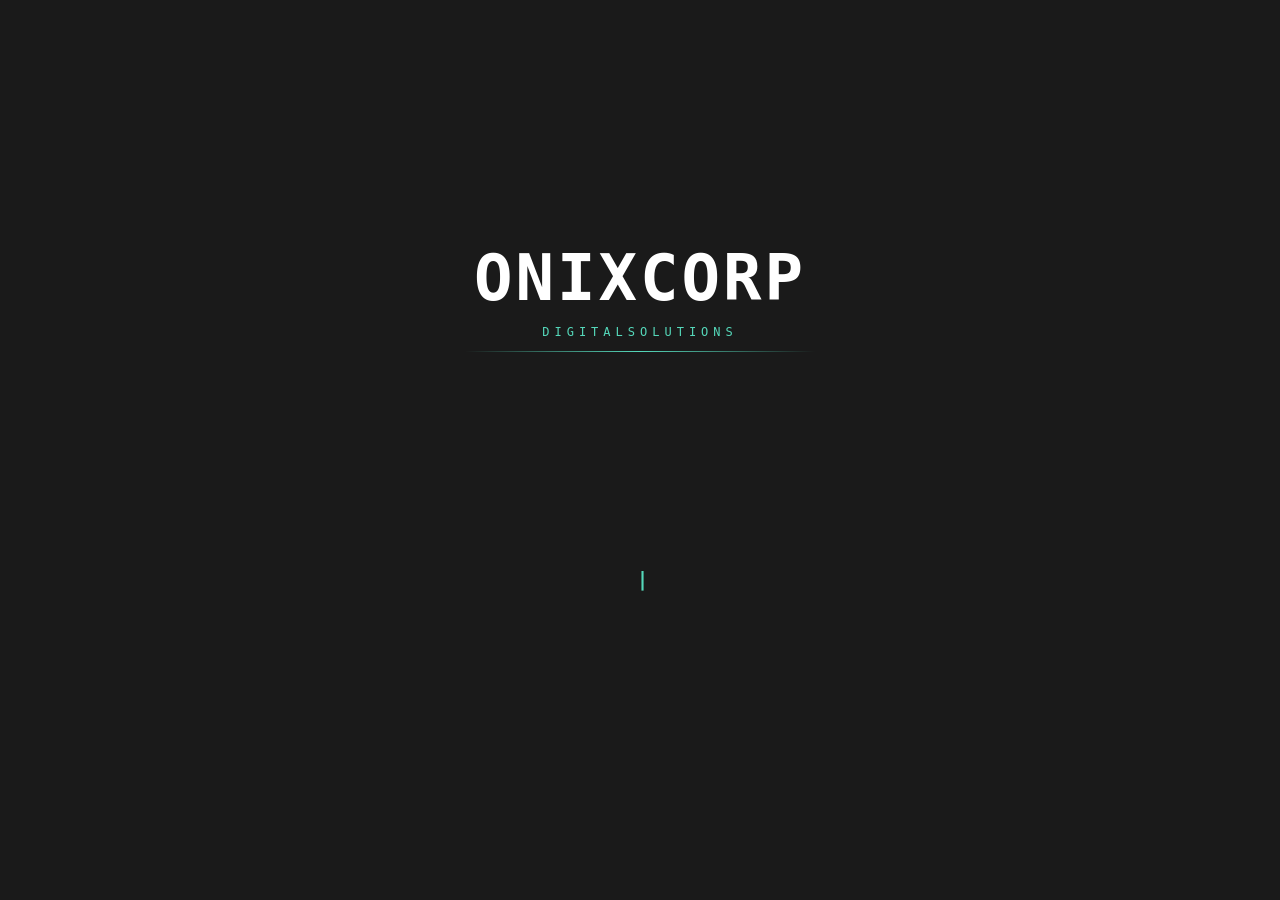
<file: index.html>
<!DOCTYPE html>
<html lang="es-MX">
<head>
    <meta charset="UTF-8">
    <meta name="viewport" content="width=device-width, initial-scale=1.0">
    <link rel="stylesheet" type="text/css" href="css/main.css">
    <title>Propuestas sitio web Che Puerco</title>
</head>
<body>
    <div class="hero"><h1>ONIXCORP</h1>
        <div class="brand-subtitle">
    <span>DIGITALSOLUTIONS</span>
    <div class="brand-line"></div>
</div>
        <div class="glitch-container">
    <img src="img/logonix.png" class="glitch-image" alt="Imagen">
    <div class="glitch-layer"></div>
</div>
    <div class="typewrite"><span id="typewriter"></span></div>
    <nav class="hero-links">
        <a href="vista1.html">Propuesta 1</a>
        <a href="vista2.html">Propuesta 2</a>
    </nav>
</div>
    
</body>
<script src="script/script.js"></script>
</html>
</file>
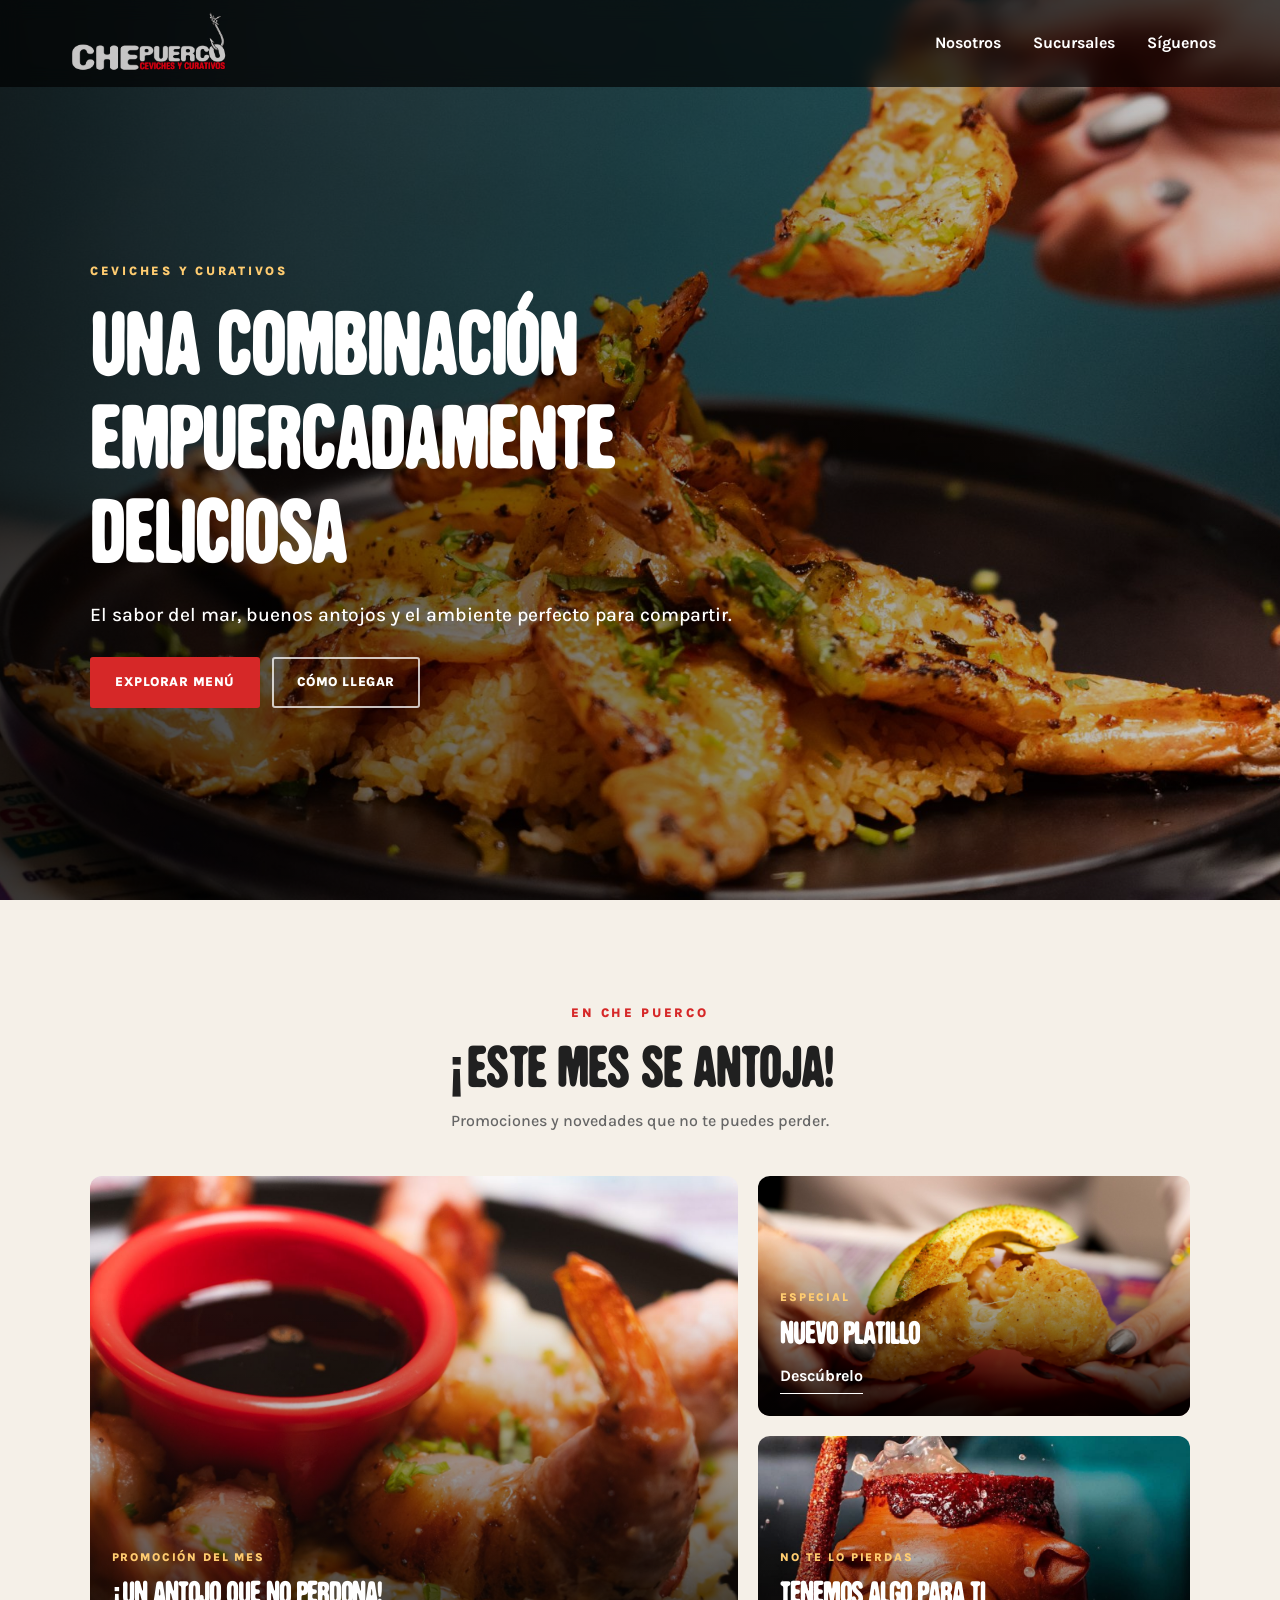
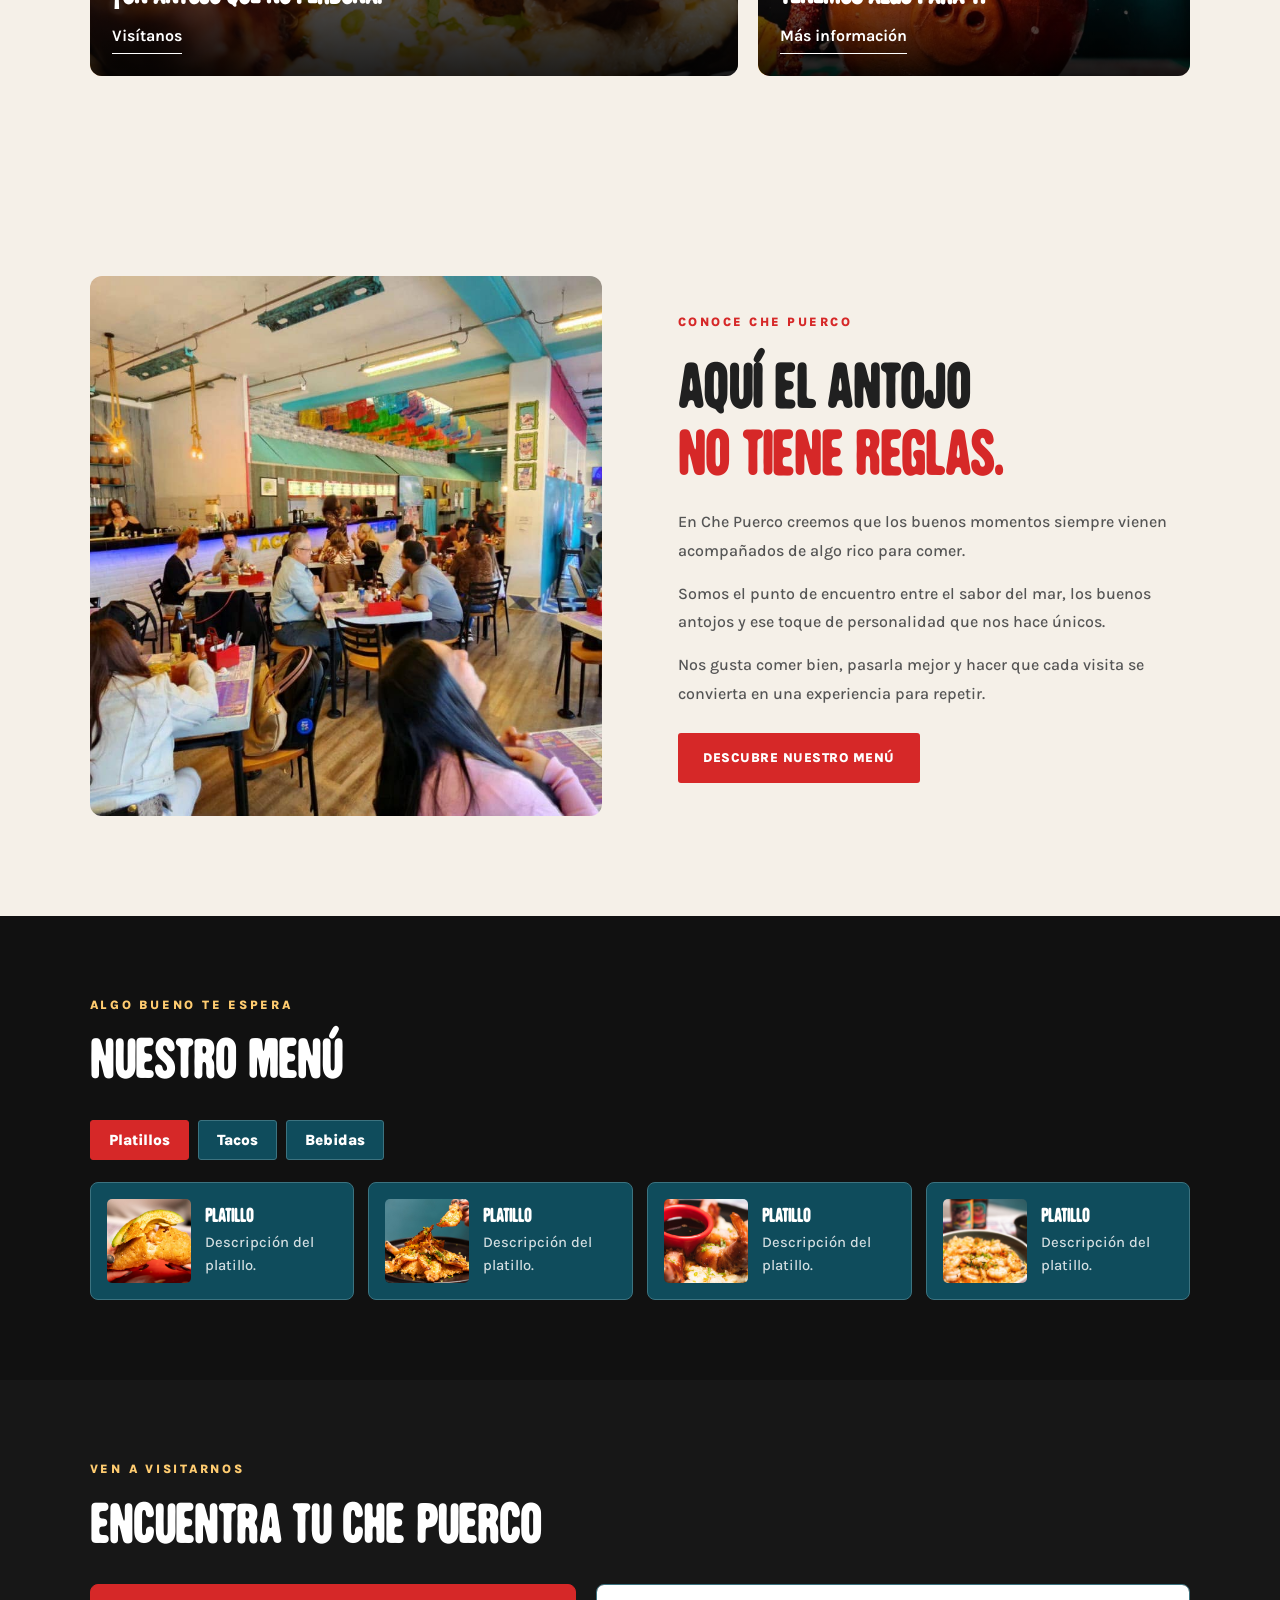
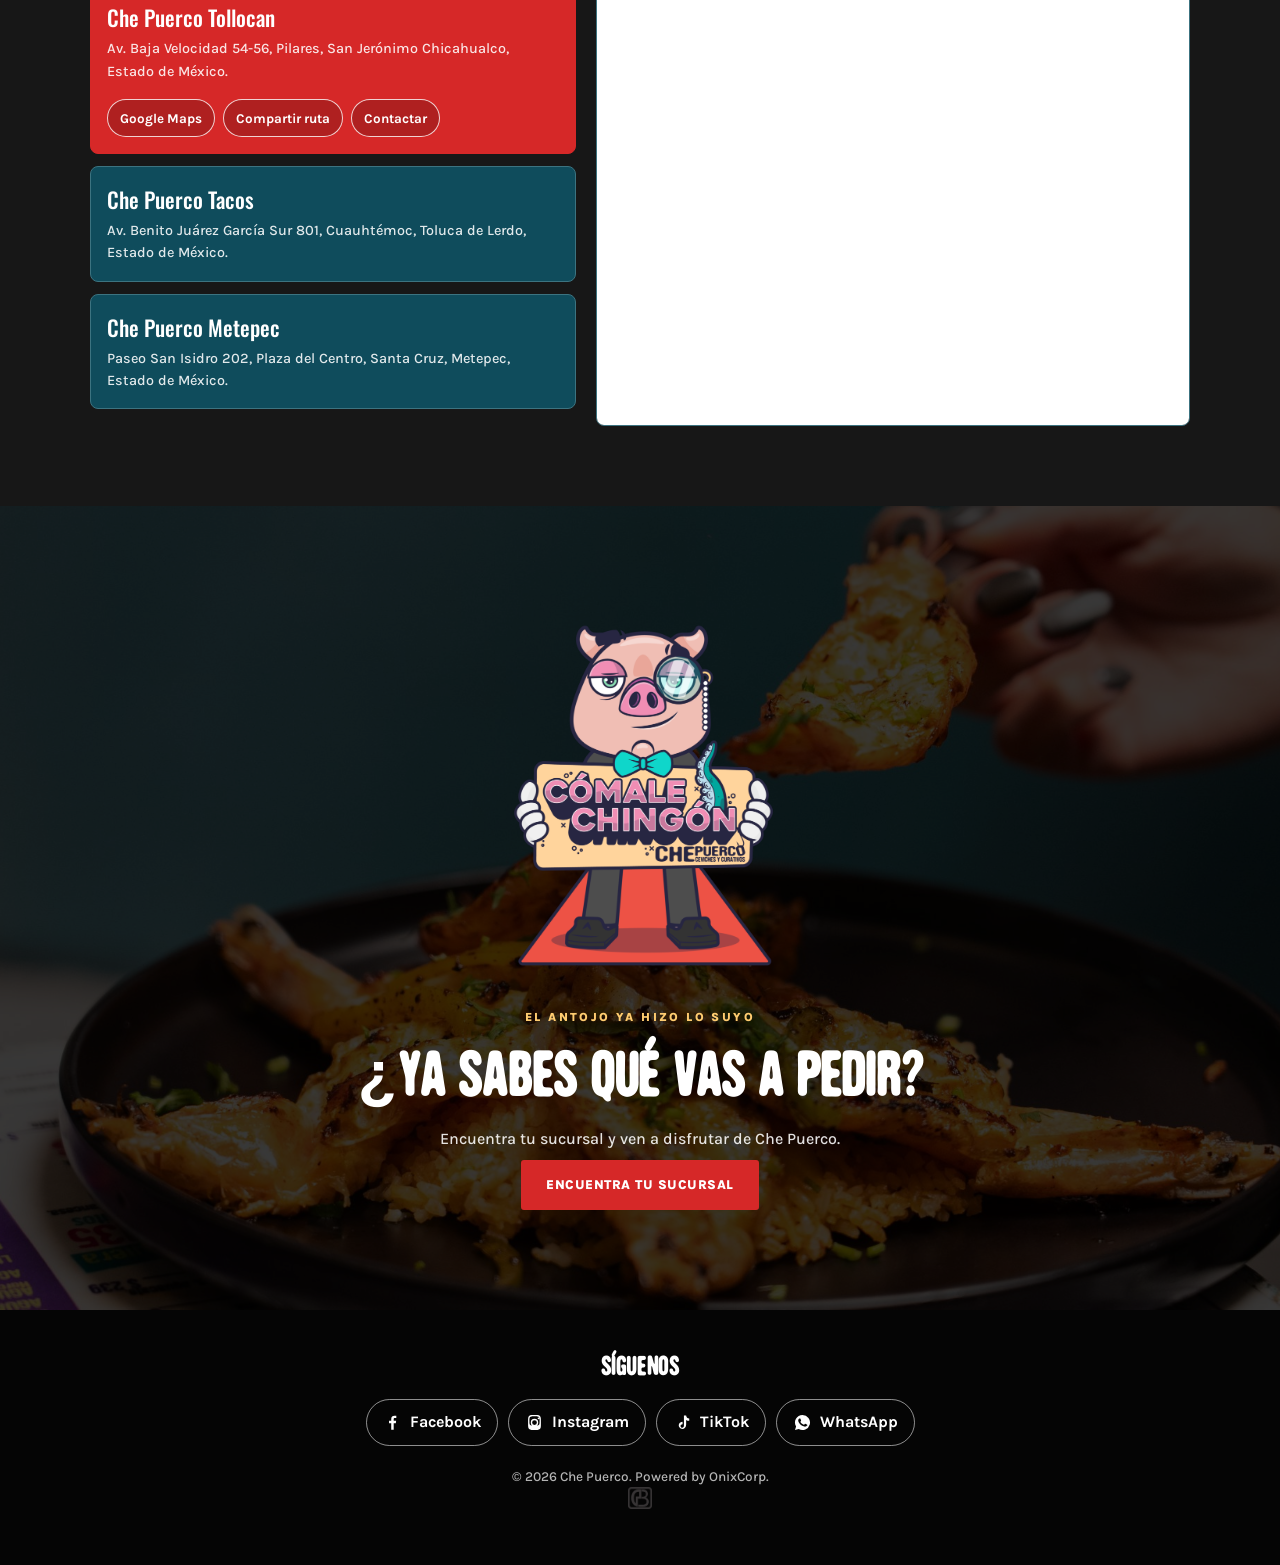
<file: vista2.html>
<!DOCTYPE html>
<html lang="es-MX">
<head>
  <meta charset="utf-8">
  <meta name="viewport" content="width=device-width, initial-scale=1">
  <meta name="theme-color" content="#111111">
  <meta name="description" content="Che Puerco: ceviches, curativos, tacos y mucho sabor. Conoce nuestro menú y encuentra tu sucursal.">
  <title>Che Puerco · Ceviches y curativos</title>

  <link rel="preconnect" href="https://fonts.googleapis.com">
  <link rel="preconnect" href="https://fonts.gstatic.com" crossorigin>
  <link href="https://fonts.googleapis.com/css2?family=Karla:wght@400;500;600;700;800&family=Oswald:wght@400;500;600;700&display=swap" rel="stylesheet">
  <link rel="stylesheet" href="css/vista2.css">
</head>
<body>

  <div class="hero-container" id="inicio">
    <nav class="site-nav" aria-label="Navegación principal">
      <a class="logo" href="#inicio" aria-label="Che Puerco, ir al inicio">
        <img class="logo_img" src="img/logotipo che puerco IA.png" alt="Che Puerco, ceviches y curativos">
      </a>

      <ul class="nav-links">
        <li><a href="#about">Nosotros</a></li>
        <li><a href="#sucursales">Sucursales</a></li>
        <li><a href="#redes">Síguenos</a></li>
      </ul>
    </nav>

    <header class="hero">
      <div class="hero-content">
        <p class="eyebrow">CEVICHES Y CURATIVOS</p>
        <h1>Una combinación empuercadamente deliciosa</h1>
        <p>El sabor del mar, buenos antojos y el ambiente perfecto para compartir.</p>
        <div class="hero-actions">
          <a class="btn" href="#menu">Explorar menú</a>
          <a class="btn btn-outline" href="#sucursales">Cómo llegar</a>
        </div>
      </div>
    </header>
  </div>

  <main>
    <section class="anuncios" id="promociones" aria-labelledby="anuncios-title">
      <div class="anuncios-inner">
        <div class="anuncios-header">
          <span>EN CHE PUERCO</span>
          <h2 id="anuncios-title">¡Este mes se antoja!</h2>
          <p>Promociones y novedades que no te puedes perder.</p>
        </div>

        <div class="anuncios-grid">
          <article class="anuncio principal">
            <img src="img/promo-principal.jpg" alt="Promoción principal del mes" loading="lazy">
            <div class="anuncio-info">
              <span>PROMOCIÓN DEL MES</span>
              <h3>¡Un antojo que no perdona!</h3>
              <a href="#sucursales">Visítanos</a>
            </div>
          </article>

          <article class="anuncio secundario">
            <img src="img/promo-2.jpg" alt="Platillo especial" loading="lazy">
            <div class="anuncio-info">
              <span>ESPECIAL</span>
              <h3>Nuevo platillo</h3>
              <a href="#menu">Descúbrelo</a>
            </div>
          </article>

          <article class="anuncio secundario">
            <img src="img/promo-3.jpg" alt="Novedad o evento del mes" loading="lazy">
            <div class="anuncio-info">
              <span>NO TE LO PIERDAS</span>
              <h3>Tenemos algo para ti</h3>
              <a href="#redes">Más información</a>
            </div>
          </article>
        </div>
      </div>
    </section>

    <section class="about-section" id="about" aria-labelledby="about-title">
      <div class="about-container">
        <div class="about-image">
          <img src="img/about.jpg" alt="Platillos y ambiente de Che Puerco" loading="lazy">
        </div>

        <div class="about-content">
          <span class="about-tag">CONOCE CHE PUERCO</span>
          <h2 id="about-title">Aquí el antojo <span>no tiene reglas.</span></h2>

          <p>En Che Puerco creemos que los buenos momentos siempre vienen acompañados de algo rico para comer.</p>
          <p>Somos el punto de encuentro entre el sabor del mar, los buenos antojos y ese toque de personalidad que nos hace únicos.</p>
          <p>Nos gusta comer bien, pasarla mejor y hacer que cada visita se convierta en una experiencia para repetir.</p>

          <a href="#menu" class="btn">Descubre nuestro menú</a>
        </div>
      </div>
    </section>

    <section class="menu-section" id="menu" aria-labelledby="menu-title">
      <div class="section-inner">
        <div class="section-heading">
          <span class="section-kicker">ALGO BUENO TE ESPERA</span>
          <h2 id="menu-title">Nuestro menú</h2>
        </div>

        <div class="tabs" id="tabs" role="tablist" aria-label="Categorías del menú">
          <button type="button" id="tab-platillos" role="tab" aria-selected="true" aria-controls="panel-platillos" data-cat="platillos">Platillos</button>
          <button type="button" id="tab-tacos" role="tab" aria-selected="false" aria-controls="panel-tacos" data-cat="tacos" tabindex="-1">Tacos</button>
          <button type="button" id="tab-bebidas" role="tab" aria-selected="false" aria-controls="panel-bebidas" data-cat="bebidas" tabindex="-1">Bebidas</button>
        </div>

        <div class="menu" id="panel-platillos" role="tabpanel" aria-labelledby="tab-platillos" data-cat="platillos">
          <article class="item">
            <img class="th" src="img/DSC01060-2048x1152.jpg" alt="Platillo de Che Puerco" loading="lazy">
            <div><h3>Platillo</h3><p>Descripción del platillo.</p></div>
          </article>
          <article class="item">
            <img class="th" src="img/DSC01119-2048x1152_1.jpg" alt="Platillo de Che Puerco" loading="lazy">
            <div><h3>Platillo</h3><p>Descripción del platillo.</p></div>
          </article>
          <article class="item">
            <img class="th" src="img/DSC01164-2048x1152_1.jpg" alt="Platillo de Che Puerco" loading="lazy">
            <div><h3>Platillo</h3><p>Descripción del platillo.</p></div>
          </article>
          <article class="item">
            <img class="th" src="img/DSC01262-scaled_1.jpg" alt="Platillo de Che Puerco" loading="lazy">
            <div><h3>Platillo</h3><p>Descripción del platillo.</p></div>
          </article>
        </div>

        <div class="menu" id="panel-tacos" role="tabpanel" aria-labelledby="tab-tacos" data-cat="tacos" hidden>
          <article class="item"><div><h3>Tacos de </h3><p>Descripción del platillo</p></div></article>
          <article class="item"><div><h3>Tacos de </h3><p>Descripción del platillo</p></div></article>
          <article class="item"><div><h3>Taco</h3><p>Descripción del platillo</p></div></article>
        </div>

        <div class="menu" id="panel-bebidas" role="tabpanel" aria-labelledby="tab-bebidas" data-cat="bebidas" hidden>
          <article class="item">
            <img class="th" src="img/aunnose.jpg" alt="Bebida de Che Puerco" loading="lazy">
            <div><h3>Cuba libre</h3><p>Ron, refresco de cola y limón.</p></div>
          </article>
          <article class="item"><div><h3>Whisky en las rocas</h3><p>Pregunta por la carta.</p></div></article>
          <article class="item"><div><h3>Michelada</h3><p>limón y sal</p></div></article>
        </div>
      </div>
    </section>

    <section class="sucursales-section" id="sucursales" aria-labelledby="sucursales-title">
      <div class="section-inner">
        <div class="section-heading">
          <span class="section-kicker">VEN A VISITARNOS</span>
          <h2 id="sucursales-title">Encuentra tu Che Puerco</h2>
        </div>

        <div class="mapwrap">
          <div class="list" aria-label="Lista de sucursales">
            <article class="suc is-active" data-lat="19.2867719" data-lng="-99.5961375" data-q="Marisquería Che Puerco Sucursal Tollocan">
              <button type="button" class="suc-head" aria-expanded="true">
                <b>Che Puerco Tollocan</b>
                <span>Av. Baja Velocidad 54-56, Pilares, San Jerónimo Chicahualco, Estado de México.</span>
              </button>
              <div class="act">
                <a target="_blank" rel="noopener noreferrer" href="https://maps.app.goo.gl/Trtpt28V9jZVweC97">Google Maps</a>
                <button type="button" data-share data-url="https://maps.app.goo.gl/Trtpt28V9jZVweC97">Compartir ruta</button>
                <a href="#">Contactar</a>
              </div>
            </article>

            <article class="suc" data-lat="19.2798518" data-lng="-99.6538639" data-q="Che Puerco Tacos Toluca">
              <button type="button" class="suc-head" aria-expanded="false">
                <b>Che Puerco Tacos</b>
                <span>Av. Benito Juárez García Sur 801, Cuauhtémoc, Toluca de Lerdo, Estado de México.</span>
              </button>
              <div class="act">
                <a target="_blank" rel="noopener noreferrer" href="https://maps.app.goo.gl/vvYvmF9vK8SuaCw2A">Google Maps</a>
                <button type="button" data-share data-url="https://maps.app.goo.gl/vvYvmF9vK8SuaCw2A">Compartir ruta</button>
                <a href="#">Contactar</a>
              </div>
            </article>

            <article class="suc" data-lat="19.2527345" data-lng="-99.6037686" data-q="Che Puerco Metepec">
              <button type="button" class="suc-head" aria-expanded="false">
                <b>Che Puerco Metepec</b>
                <span>Paseo San Isidro 202, Plaza del Centro, Santa Cruz, Metepec, Estado de México.</span>
              </button>
              <div class="act">
                <a target="_blank" rel="noopener noreferrer" href="https://maps.app.goo.gl/UJGeR8k7gpexcruy6">Google Maps</a>
                <button type="button" data-share data-url="https://maps.app.goo.gl/UJGeR8k7gpexcruy6">Compartir ruta</button>
                <a href="#">Contactar</a>
              </div>
            </article>
          </div>

          <div class="map">
            <iframe id="mapa" title="Mapa de la sucursal" loading="lazy" referrerpolicy="no-referrer-when-downgrade" src="https://www.google.com/maps?q=Marisquer%C3%ADa+Che+Puerco+Sucursal+Tollocan+Toluca&ll=19.2867719,-99.5961375&z=17&hl=es&output=embed"></iframe>
          </div>
        </div>
      </div>
    </section>

    <section class="cta-section" aria-labelledby="cta-title">
      <div class="cta-content">
        <img src="img/Puerco_Bienvenida2-01-768x963_1.png" alt="Mascota de Che Puerco" class="cta-mascota" loading="lazy"/>
        <p class="section-label">EL ANTOJO YA HIZO LO SUYO</p>
        <h2 id="cta-title">¿Ya sabes qué vas a pedir?</h2>
        <p>Encuentra tu sucursal y ven a disfrutar de Che Puerco.</p>
        <a class="btn" href="#sucursales">Encuentra tu sucursal</a>
      </div>
    </section>
  </main>

  <footer id="redes">
    <h2>Síguenos</h2>
    <div class="soc">
      <a href="#" aria-label="Facebook de Che Puerco">
        <svg viewBox="0 0 24 24" aria-hidden="true"><path d="M13.5 21v-8h2.7l.4-3.2h-3.1V7.9c0-.9.3-1.5 1.6-1.5h1.7V3.5c-.3 0-1.3-.1-2.4-.1-2.4 0-4 1.5-4 4.1v2.3H7.6V13h2.8v8z"/></svg>
        Facebook
      </a>
      <a href="#" aria-label="Instagram de Che Puerco">
        <svg viewBox="0 0 24 24" aria-hidden="true"><path d="M12 7.3A4.7 4.7 0 1 0 12 16.7 4.7 4.7 0 0 0 12 7.3zm0 7.7a3 3 0 1 1 0-6 3 3 0 0 1 0 6zM17.1 5.6a1.1 1.1 0 1 0 0 2.2 1.1 1.1 0 0 0 0-2.2zM12 2.5c-2.5 0-2.8 0-3.8.1-2.6.1-4.1 1.6-4.2 4.2C3.9 7.8 3.9 8.1 3.9 12s0 4.2.1 5.2c.1 2.6 1.6 4.1 4.2 4.2 1 .1 1.3.1 3.8.1s2.8 0 3.8-.1c2.6-.1 4.1-1.6 4.2-4.2.1-1 .1-1.3.1-5.2s0-4.2-.1-5.2c-.1-2.6-1.6-4.1-4.2-4.2-1-.1-1.3-.1-3.8-.1zm0 1.7c2.4 0 2.7 0 3.7.1 1.8.1 2.5.8 2.6 2.6.1 1 .1 1.3.1 3.1s0 2.1-.1 3.1c-.1 1.8-.8 2.5-2.6 2.6-1 .1-1.3.1-3.7.1s-2.7 0-3.7-.1c-1.8-.1-2.5-.8-2.6-2.6-.1-1-.1-1.3-.1-3.1s0-2.1.1-3.1c.1-1.8.8-2.5 2.6-2.6 1-.1 1.3-.1 3.7-.1z"/></svg>
        Instagram
      </a>
      <a href="#" aria-label="TikTok de Che Puerco">
        <svg viewBox="0 0 24 24" aria-hidden="true"><path d="M16.6 3c.3 2.3 1.6 3.7 3.9 3.9v3c-1.4.1-2.7-.3-3.9-1.1v6.1c0 5.4-5.9 7.1-8.5 3.2-1.7-2.6-.7-7 4-7.2v3.2c-.4.1-.7.2-1.1.3-1.1.4-1.7 1.2-1.5 2.4.3 2.4 4.7 3.1 4.3-1.6V3z"/></svg>
        TikTok
      </a>
      <a href="#" aria-label="WhatsApp de Che Puerco">
        <svg viewBox="0 0 24 24" aria-hidden="true"><path d="M12 2.5a9.5 9.5 0 0 0-8.1 14.4L2.5 21.5l4.7-1.3A9.5 9.5 0 1 0 12 2.5zm5.5 13.4c-.2.7-1.3 1.3-1.8 1.3-.5.1-1 .2-3.3-.7-2.8-1.1-4.6-4-4.7-4.2-.1-.2-1.1-1.5-1.1-2.8s.7-2 1-2.3c.2-.3.5-.3.7-.3h.5c.2 0 .4 0 .6.5l.8 2c.1.2.1.3 0 .5l-.3.4-.4.4c-.1.1-.3.3-.1.6.2.3.8 1.3 1.7 2.1 1.1 1 2.1 1.3 2.4 1.5.3.1.4.1.6-.1l.8-1c.2-.3.4-.2.6-.1l1.9.9c.3.1.5.2.5.3.1.2.1.8-.1 1.5z"/></svg>
        WhatsApp
      </a>
    </div>
    <p>© 2026 Che Puerco. Powered by OnixCorp.</p><img class="watermarkonix" src="img/logonix.png"/>
  </footer>

  <script src="script/vista2.js" defer></script>
</body>
</html>
</file>
<file: css/main.css>
:root {
    --texto: #ffffff;
    --fondo: #1a1a1a;
    --footer: #111817;
    --boton: #139494;
    --boton-hover: #176d66;
    --acento: #55d8ba;
}

/* Configuración general */

* {
    box-sizing: border-box;
}

html {
    scroll-behavior: smooth;
}

body {
    margin: 0;
    min-height: 100vh;
    background: var(--fondo);
    color: var(--texto);
    font-family: monospace;
    font-weight: bolder;
}

/* Hero */

.hero {
    width: 90%;
    max-width: 850px;
    min-height: 100vh;
    margin: 0 auto;
    padding: 40px 20px;

    display: flex;
    flex-direction: column;
    align-items: center;
    justify-content: center;

    text-align: center;
}

.hero {
    visibility: hidden;
}

.hero.loaded {
    visibility: visible;
}

/* Título */

h1 {
    font-size: clamp(2.5rem, 7vw, 4rem);
    letter-spacing: 3px;
    margin: 0 0 25px;
}
.brand-subtitle {
    display: flex;
    flex-direction: column;
    align-items: center;
    gap: 12px;
    margin-top: -15px;
    margin-bottom: 15px;
}

.brand-subtitle {
    display: flex;
    flex-direction: column;
    align-items: center;
    gap: 12px;
    margin-top: -15px;
    margin-bottom: 15px;

    opacity: 0;
    transform: translateY(15px);
    transition: opacity .8s ease, transform .8s ease;
}

.brand-subtitle.show {
    opacity: 1;
    transform: translateY(0);
}

.brand-subtitle span {
    color: var(--acento);
    font-size: .75rem;
    letter-spacing: 5px;
    font-weight: normal;
}

.brand-line {
    width: clamp(100px, 35vw, 350px);
    height: 1px;
    background: linear-gradient(
        to right,
        transparent,
        var(--acento),
        transparent
    );
}

/* Logotipo */

.glitch-container {
    position: relative;
    width: clamp(130px, 28vw, 180px);
    margin: 10px 0 30px;
    overflow: hidden;

    opacity: 0;
    transform: translateY(15px);
    transition: opacity .8s ease, transform .8s ease;
}

.glitch-container.show {
    opacity: 1;
    transform: translateY(0);
}

.glitch-image {
    display: block;
    width: 100%;
    height: auto;
}

.glitch-layer {
    position: absolute;
    inset: 0;
    background-image: url("../img/logonix.png");
    background-size: contain;
    background-repeat: no-repeat;
    background-position: center;
    opacity: 0;
    pointer-events: none;
}

.glitch-container.active .glitch-layer {
    opacity: 1;
    animation: distortion 0.25s steps(2) forwards;
}

/* Animación glitch */

@keyframes distortion {
    0% {
        clip-path: inset(10% 0 80% 0);
        transform: translateX(-15px);
        filter: hue-rotate(90deg);
    }

    25% {
        clip-path: inset(40% 0 45% 0);
        transform: translateX(15px);
    }

    50% {
        clip-path: inset(70% 0 15% 0);
        transform: translateX(-10px);
        filter: hue-rotate(-90deg);
    }

    75% {
        clip-path: inset(20% 0 65% 0);
        transform: translateX(10px);
    }

    100% {
        clip-path: inset(0);
        transform: translateX(0);
        opacity: 0;
    }
}

/* Máquina de escribir */

#typewriter {
    width: 100%;
    min-height: 2em;
    margin: 0;
    text-align: center;
    font-size: clamp(.9rem, 2.5vw, 1.2rem);
    line-height: 1.5;
    overflow-wrap: anywhere;
}

#typewriter::after {
    content: "|";
    display: inline-block;
    margin-left: 5px;
    color: var(--acento);
    animation: cursorBlink .7s infinite;
}

@keyframes cursorBlink {
    0%, 50% {
        opacity: 1;
    }

    51%, 100% {
        opacity: 0;
    }
}

/* enlaces*/

.hero-links {
    margin-top: 25px;

    display: flex;
    justify-content: center;
    align-items: center;
    flex-wrap: wrap;
    gap: 15px;
}

.hero-links a {
    opacity: 0;
    text-decoration: none;
    color: var(--acento);
    background-color: #123b35;
    border: 1px solid #1b6658;

    padding: 11px 20px;
    border-radius: 8px;

    transform: translateY(15px);
    pointer-events: none;

    transition:
        opacity .5s ease,
        transform .5s ease,
        background-color .3s ease,
        color .3s ease;
}

.hero-links a.show {
    opacity: 1;
    transform: translateY(0);
    pointer-events: auto;
}

.hero-links a:hover {
    background-color: var(--boton-hover);
    color: white;
    transform: translateY(-3px);
}

/* responsive */

@media (max-width: 480px) {
    .hero {
        width: 95%;
        padding: 30px 10px;
    }

    .hero-links {
        gap: 12px;
    }

    .hero-links a {
        padding: 10px 15px;
        font-size: .85rem;
    }
}
</file>
<file: css/vista2.css>
/* Che Puerco · Vista 2 */

@font-face {
  font-family: 'chepuerco';
  src: url('../fonts/che.ttf') format('truetype');
  font-weight: normal;
  font-style: normal;
}
:root {
  color-scheme: dark;
  --bg: #111111;
  --fg: #ffffff;
  --acc: #d62828;
  --acc-dark: #a91f24;
  --cream: #f5f0e8;
  --ink: #202020;
  --muted: #666666;
  --card: #0f4c5c;
  --card-border: #3c7380;
  --head: "Oswald", sans-serif;
  --body: "Karla", sans-serif;
  --radius: 8px;
  --nav: rgba(0, 0, 0, 0.68);
}

*,
*::before,
*::after {
  box-sizing: border-box;
}

html {
  scroll-behavior: smooth;
  scroll-padding-top: 90px;
}

body {
  margin: 0;
  background: var(--bg);
  color: var(--fg);
  font: 500 16px/1.55 var(--body);
}

img {
  display: block;
  max-width: 100%;
}

h1,
h2,
h3 {
  margin: 0;
  font-family: 'chepuerco', sans-serif;
  line-height: 1.05;
  text-transform: uppercase;
}

h1,
h2 {
  letter-spacing: 0.02em;
}

p {
  margin-top: 0;
}

a {
  color: inherit;
}

a:focus-visible,
button:focus-visible {
  outline: 3px solid var(--acc);
  outline-offset: 4px;
}

section,
footer {
  scroll-margin-top: 90px;
}

/* Navegación */

.hero-container {
  min-height: 100svh;
  background:
    linear-gradient(90deg, rgba(0, 0, 0, 0.78), rgba(0, 0, 0, 0.18)),
    url("../img/background_vista2.jpg") center bottom / cover no-repeat;
  position: relative;
}

.site-nav {
  position: fixed;
  inset: 0 0 auto;
  z-index: 1000;
  width: 100%;
  min-height: 82px;
  padding: 12px clamp(20px, 5vw, 64px);
  display: flex;
  justify-content: space-between;
  align-items: center;
  gap: 24px;
  background: var(--nav);
  backdrop-filter: blur(10px);
  transition: transform 0.3s ease, background-color 0.3s ease;
}

.site-nav.nav-hidden {
  transform: translateY(-110%);
}

.logo {
  display: inline-flex;
  flex: 0 0 auto;
}

.logo_img {
  width: clamp(115px, 13vw, 165px);
  height: auto;
}

.nav-links {
  display: flex;
  align-items: center;
  gap: clamp(16px, 2.5vw, 32px);
  list-style: none;
  margin: 0;
  padding: 0;
}

.nav-links a {
  position: relative;
  display: inline-block;
  padding: 8px 0;
  color: var(--fg);
  font-weight: 700;
  text-decoration: none;
}

.nav-links a::after {
  content: "";
  position: absolute;
  left: 0;
  bottom: 2px;
  width: 100%;
  height: 2px;
  background: var(--acc);
  transform: scaleX(0);
  transform-origin: left;
  transition: transform 0.25s ease;
}

.nav-links a:hover::after,
.nav-links a:focus-visible::after {
  transform: scaleX(1);
}

/* Hero */

.hero {
  min-height: 100svh;
  max-width: none;
  margin: 0;
  padding: 150px 7vw 80px;
  display: flex;
  align-items: center;
}

.hero-content {
  width: min(100%, 1100px);
  margin: 0 auto;
}

.eyebrow,
.section-kicker {
  display: block;
  margin-bottom: 14px;
  color: #ffcc70;
  font-size: 0.78rem;
  font-weight: 800;
  letter-spacing: 0.22em;
}

.hero h1 {
  max-width: 780px;
  color: var(--fg);
  font-size: clamp(2.8rem, 7vw, 6rem);
}

.hero-content > p:not(.eyebrow) {
  max-width: 55ch;
  margin: 22px 0 0;
  font-size: clamp(1rem, 1.6vw, 1.2rem);
}

.hero-actions {
  display: flex;
  flex-wrap: wrap;
  gap: 12px;
  margin-top: 28px;
}

.btn {
  display: inline-flex;
  justify-content: center;
  align-items: center;
  min-height: 48px;
  padding: 13px 23px;
  border: 2px solid var(--acc);
  border-radius: 3px;
  background: var(--acc);
  color: var(--fg);
  font-size: 0.82rem;
  font-weight: 800;
  letter-spacing: 0.04em;
  text-decoration: none;
  text-transform: uppercase;
  transition: background-color 0.25s ease, border-color 0.25s ease, transform 0.25s ease;
}

.btn:hover {
  border-color: var(--acc-dark);
  background: var(--acc-dark);
  transform: translateY(-2px);
}

.btn-outline {
  border-color: rgba(255, 255, 255, 0.75);
  background: transparent;
}

.btn-outline:hover {
  border-color: var(--fg);
  background: rgba(255, 255, 255, 0.12);
}

/* Encabezados compartidos */

.section-inner,
.anuncios-inner {
  width: min(100%, 1200px);
  margin: 0 auto;
}

.section-heading {
  margin-bottom: 32px;
}

.section-heading h2 {
  color: var(--fg);
  font-size: clamp(2.2rem, 5vw, 3.5rem);
}

/* Anuncios: fondo a todo lo ancho */

.anuncios {
  width: 100%;
  max-width: none;
  margin: 0;
  padding: clamp(64px, 8vw, 100px) 7%;
  background: var(--cream);
  color: var(--ink);
}

.anuncios-header {
  margin-bottom: 42px;
  text-align: center;
}

.anuncios-header > span {
  color: var(--acc);
  font-size: 0.8rem;
  font-weight: 800;
  letter-spacing: 0.22em;
}

.anuncios-header h2 {
  margin: 12px 0;
  color: var(--ink);
  font-size: clamp(2.2rem, 5vw, 3.6rem);
}

.anuncios-header p {
  margin-bottom: 0;
  color: var(--muted);
}

.anuncios-grid {
  display: grid;
  grid-template-columns: 1.5fr 1fr;
  grid-template-rows: repeat(2, minmax(210px, 240px));
  gap: 20px;
}

.anuncio {
  position: relative;
  min-width: 0;
  overflow: hidden;
  border-radius: 12px;
  isolation: isolate;
  background: #333;
}

.anuncio.principal {
  grid-row: span 2;
}

.anuncio img {
  width: 100%;
  height: 100%;
  object-fit: cover;
  transition: transform 0.5s ease;
}

.anuncio:hover img {
  transform: scale(1.045);
}

.anuncio::after {
  content: "";
  position: absolute;
  inset: 0;
  z-index: 0;
  background: linear-gradient(to top, rgba(0, 0, 0, 0.88), transparent 76%);
  pointer-events: none;
}

.anuncio-info {
  position: absolute;
  z-index: 1;
  right: 22px;
  bottom: 22px;
  left: 22px;
  color: var(--fg);
}

.anuncio-info span {
  color: #ffcc70;
  font-size: 0.72rem;
  font-weight: 800;
  letter-spacing: 0.16em;
}

.anuncio-info h3 {
  margin: 8px 0 14px;
  font-size: clamp(1.3rem, 2.5vw, 2rem);
}

.anuncio-info a {
  display: inline-block;
  padding-bottom: 4px;
  border-bottom: 1px solid currentColor;
  color: var(--fg);
  font-weight: 700;
  text-decoration: none;
}

/* About Us */

.about-section {
  width: 100%;
  max-width: none;
  margin: 0;
  padding: clamp(64px, 8vw, 100px) 7%;
  background: var(--cream);
  color: var(--ink);
}

.about-container {
  width: min(100%, 1200px);
  margin: 0 auto;
  display: grid;
  grid-template-columns: minmax(0, 1fr) minmax(0, 1fr);
  align-items: center;
  gap: clamp(32px, 6vw, 76px);
}

.about-image {
  height: clamp(340px, 43vw, 540px);
  overflow: hidden;
  border-radius: 12px;
  background: #ddd;
}

.about-image img {
  width: 100%;
  height: 100%;
  object-fit: cover;
}

.about-content {
  max-width: 540px;
}

.about-tag {
  color: var(--acc);
  font-size: 0.78rem;
  font-weight: 800;
  letter-spacing: 0.2em;
}

.about-content h2 {
  margin: 18px 0 22px;
  color: var(--ink);
  font-size: clamp(2.5rem, 5vw, 4.2rem);
}

.about-content h2 span {
  display: block;
  color: var(--acc);
}

.about-content p {
  margin-bottom: 14px;
  color: #555;
  line-height: 1.8;
}

.about-content .btn {
  margin-top: 10px;
}

/* Menú */

.menu-section {
  width: 100%;
  max-width: none;
  margin: 0;
  padding: 80px 7%;
  background: var(--bg);
}

.tabs {
  display: flex;
  flex-wrap: wrap;
  gap: 9px;
  margin-bottom: 22px;
}

.tabs button {
  padding: 10px 18px;
  border: 1px solid var(--card-border);
  border-radius: 3px;
  background: var(--card);
  color: var(--fg);
  cursor: pointer;
  font: 800 0.95rem var(--body);
  transition: background-color 0.2s ease, border-color 0.2s ease;
}

.tabs button[aria-selected="true"] {
  border-color: var(--acc);
  background: var(--acc);
  color: var(--fg);
}

.menu {
  display: grid;
  grid-template-columns: repeat(auto-fit, minmax(min(100%, 250px), 1fr));
  gap: 14px;
}

.menu[hidden] {
  display: none;
}

.item {
  min-width: 0;
  display: flex;
  align-items: center;
  gap: 14px;
  padding: 16px;
  border: 1px solid var(--card-border);
  border-radius: var(--radius);
  background: var(--card);
}

.item > div {
  flex: 1;
}

.item h3 {
  margin-bottom: 6px;
  font-size: 1.25rem;
}

.item p {
  margin: 0;
  color: rgba(255, 255, 255, 0.82);
  font-size: 0.92rem;
}

.th {
  width: 84px;
  height: 84px;
  flex: 0 0 84px;
  align-self: center;
  border-radius: 5px;
  object-fit: cover;
}

/* Sucursales y mapa */

.sucursales-section {
  width: 100%;
  max-width: none;
  margin: 0;
  padding: 80px 7%;
  background: #171717;
}

.mapwrap {
  display: grid;
  grid-template-columns: minmax(0, 0.9fr) minmax(0, 1.1fr);
  align-items: start;
  gap: 20px;
}

.list {
  display: grid;
  gap: 12px;
}

.suc {
  overflow: hidden;
  border: 1px solid var(--card-border);
  border-radius: var(--radius);
  background: var(--card);
  transition: background-color 0.2s ease;
}

.suc.is-active {
  border-color: var(--acc);
  background: var(--acc);
}

.suc-head {
  display: block;
  width: 100%;
  padding: 16px;
  border: 0;
  background: transparent;
  color: inherit;
  cursor: pointer;
  font: inherit;
  text-align: left;
}

.suc-head b {
  display: block;
  margin-bottom: 5px;
  font: 500 1.35rem var(--head);
}

.suc-head span {
  display: block;
  font-size: 0.9rem;
  opacity: 0.88;
}

.act {
  display: none;
  flex-wrap: wrap;
  gap: 8px;
  padding: 0 16px 16px;
}

.suc.is-active .act {
  display: flex;
}

.act a,
.act button {
  display: inline-flex;
  align-items: center;
  justify-content: center;
  min-height: 38px;
  padding: 8px 12px;
  border: 1px solid rgba(255, 255, 255, 0.8);
  border-radius: 99px;
  background: rgba(0, 0, 0, 0.18);
  color: var(--fg);
  cursor: pointer;
  font: 700 0.84rem var(--body);
  text-decoration: none;
}

.act a:hover,
.act button:hover {
  background: rgba(0, 0, 0, 0.35);
}

.map {
  position: sticky;
  top: 96px;
  overflow: hidden;
  min-height: 440px;
  border: 1px solid var(--card-border);
  border-radius: var(--radius);
  background: #222;
}

.map iframe {
  display: block;
  width: 100%;
  height: 440px;
  border: 0;
}

/* Llamada a la acción */

.cta-section {
  width: 100%;
  max-width: none;
  margin: 0;
  padding: clamp(64px, 8vw, 100px) 7%;
  background:
    linear-gradient(rgba(0, 0, 0, 0.78), rgba(0, 0, 0, 0.78)),
    url("../img/background_vista2.jpg") center / cover no-repeat;
  text-align: center;
}

.cta-content {
  width: min(100%, 760px);
  margin: 0 auto;
}

.cta-mascota {
  width: clamp(180px, 25vw, 300px);
  height: auto;
  display: block;
  margin: 0 auto 25px;
}

.section-label {
  margin-bottom: 14px;
  color: #ffcc70;
  font-size: 0.75rem;
  font-weight: 800;
  letter-spacing: 0.2em;
}

.cta-content h2 {
  color: var(--fg);
  font-size: clamp(2.3rem, 5vw, 4rem);
}

.cta-content > p:not(.section-label) {
  margin: 20px auto 8px;
  color: rgba(255, 255, 255, 0.88);
}

/* Footer */

footer {
  padding: 42px 5vw 48px;
  background: #050505;
  color: var(--fg);
  text-align: center;
}

footer h2 {
  margin-bottom: 18px;
  color: var(--fg);
  font-size: 1.7rem;
}

.soc {
  display: flex;
  flex-wrap: wrap;
  justify-content: center;
  gap: 10px;
}

.soc a {
  display: inline-flex;
  align-items: center;
  gap: 8px;
  padding: 10px 16px;
  border: 1px solid rgba(255, 255, 255, 0.55);
  border-radius: 99px;
  font-weight: 700;
  text-decoration: none;
  transition: background-color 0.2s ease, border-color 0.2s ease;
}

.soc a:hover {
  border-color: var(--acc);
  background: var(--acc);
}

.soc svg {
  width: 19px;
  height: 19px;
  fill: currentColor;
}

footer p {
  margin: 20px 0 0;
  font-size: 0.85rem;
  opacity: 0.7;
}

/* Responsive */

@media (max-width: 760px) {
  html {
    scroll-padding-top: 112px;
  }

  .site-nav {
    min-height: 70px;
    padding: 10px 5%;
    gap: 12px;
  }

  .logo_img {
    width: 112px;
  }

  .nav-links {
    gap: clamp(10px, 3vw, 18px);
  }

  .nav-links a {
    font-size: 0.88rem;
  }

  .hero {
    padding: 130px 6% 65px;
  }

  .hero h1 {
    font-size: clamp(2.6rem, 11vw, 4.5rem);
  }

  .anuncios {
    padding-right: 5%;
    padding-left: 5%;
  }

  .anuncios-grid {
    grid-template-columns: 1fr;
    grid-template-rows: 320px 220px 220px;
  }

  .anuncio.principal {
    grid-row: auto;
  }

  .about-section,
  .menu-section,
  .sucursales-section,
  .cta-section {
    padding-right: 6%;
    padding-left: 6%;
  }

  .about-container {
    grid-template-columns: 1fr;
    gap: 32px;
  }

  .about-image {
    height: 340px;
  }

  .mapwrap {
    grid-template-columns: 1fr;
  }

  .map {
    position: static;
    min-height: 320px;
  }

  .map iframe {
    height: 320px;
  }
}

@media (max-width: 420px) {
  .site-nav {
    align-items: center;
  }

  .logo_img {
    width: 92px;
  }

  .nav-links {
    gap: 10px;
  }

  .nav-links a {
    font-size: 0.78rem;
  }

  .hero-actions {
    align-items: stretch;
    flex-direction: column;
    max-width: 260px;
  }

  .btn {
    width: 100%;
  }

  .th {
    width: 70px;
    height: 70px;
    flex-basis: 70px;
  }

  .act a,
  .act button {
    font-size: 0.78rem;
  }
}

@media (prefers-reduced-motion: reduce) {
  html {
    scroll-behavior: auto;
  }

  *,
  *::before,
  *::after {
    transition-duration: 0.01ms !important;
    animation-duration: 0.01ms !important;
    animation-iteration-count: 1 !important;
  }
}
/* Corrección de desbordamiento en móviles */
html,
body {
  width: 100%;
  max-width: 100%;
  overflow-x: hidden;
}

footer {
  width: 100%;
  max-width: 100%;
  padding-left: 16px;
  padding-right: 16px;
}

footer h2 {
  max-width: 100%;
  overflow-wrap: break-word;
  text-align: center;
}

.soc {
  width: 100%;
  max-width: 100%;
  justify-content: center;
  flex-wrap: wrap;
}

.soc a {
  max-width: 100%;
}

@media (max-width: 480px) {
  .soc {
    gap: 8px;
  }

  .soc a {
    padding: 9px 12px;
    font-size: 0.85rem;
  }
}
.watermarkonix{
  display: inline;
  width: 2%;

}
</file>
